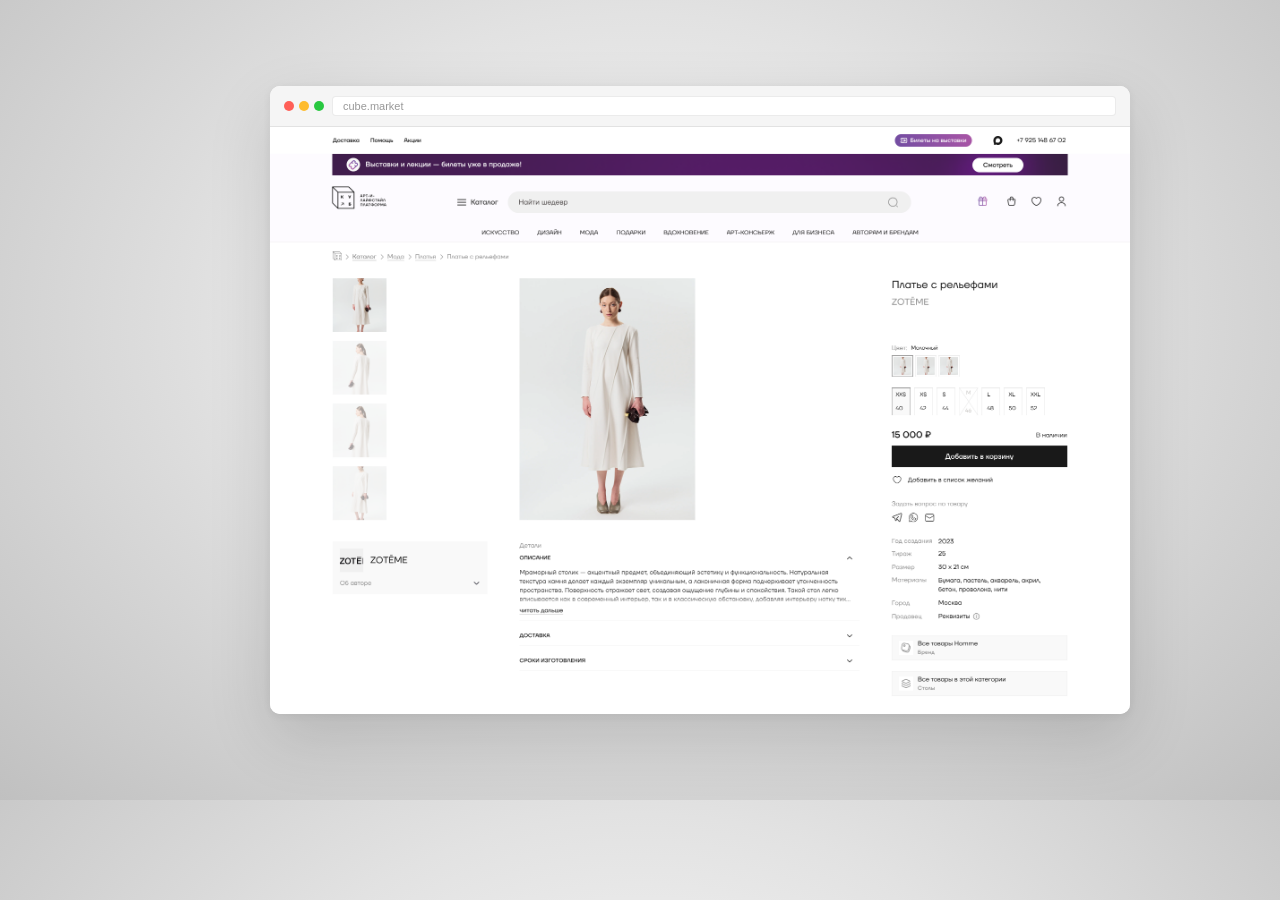
<file: cover-cube.html>
<!DOCTYPE html>
<html lang="ru">
<head>
  <meta charset="UTF-8" />
  <meta name="viewport" content="width=device-width, initial-scale=1.0" />
  <title>Cover — Cube.market</title>
  <style>
    * { margin: 0; padding: 0; box-sizing: border-box; }
    body {
      width: 1400px;
      height: 800px;
      background: radial-gradient(ellipse at 50% 40%, #f8f8f8 0%, #e2e2e2 45%, #c0c0c0 100%);
      display: flex;
      justify-content: center;
      align-items: center;
      font-family: -apple-system, BlinkMacSystemFont, sans-serif;
    }
    .browser {
      width: 860px;
      background: white;
      border-radius: 10px;
      overflow: hidden;
      box-shadow: 0 2px 8px rgba(0,0,0,0.06), 0 24px 64px rgba(0,0,0,0.14);
    }
    .browser__bar {
      background: #F5F5F5;
      padding: 10px 14px;
      display: flex;
      align-items: center;
      gap: 8px;
      border-bottom: 0.5px solid rgba(0,0,0,0.08);
    }
    .browser__dots {
      display: flex;
      gap: 5px;
    }
    .browser__dot {
      width: 10px;
      height: 10px;
      border-radius: 50%;
    }
    .browser__url {
      flex: 1;
      background: white;
      border-radius: 4px;
      padding: 3px 10px;
      font-size: 11px;
      color: #999;
      border: 0.5px solid rgba(0,0,0,0.08);
    }
    .browser__screen img {
      width: 100%;
      display: block;
    }
  </style>
</head>
<body>
  <div class="browser">
    <div class="browser__bar">
      <div class="browser__dots">
        <div class="browser__dot" style="background: #FF5F57;"></div>
        <div class="browser__dot" style="background: #FEBC2E;"></div>
        <div class="browser__dot" style="background: #28C840;"></div>
      </div>
      <div class="browser__url">cube.market</div>
    </div>
    <div class="browser__screen">
      <img src="Current_card.png" alt="Cube.market — новая карточка товара" />
    </div>
  </div>
</body>
</html>
</file>
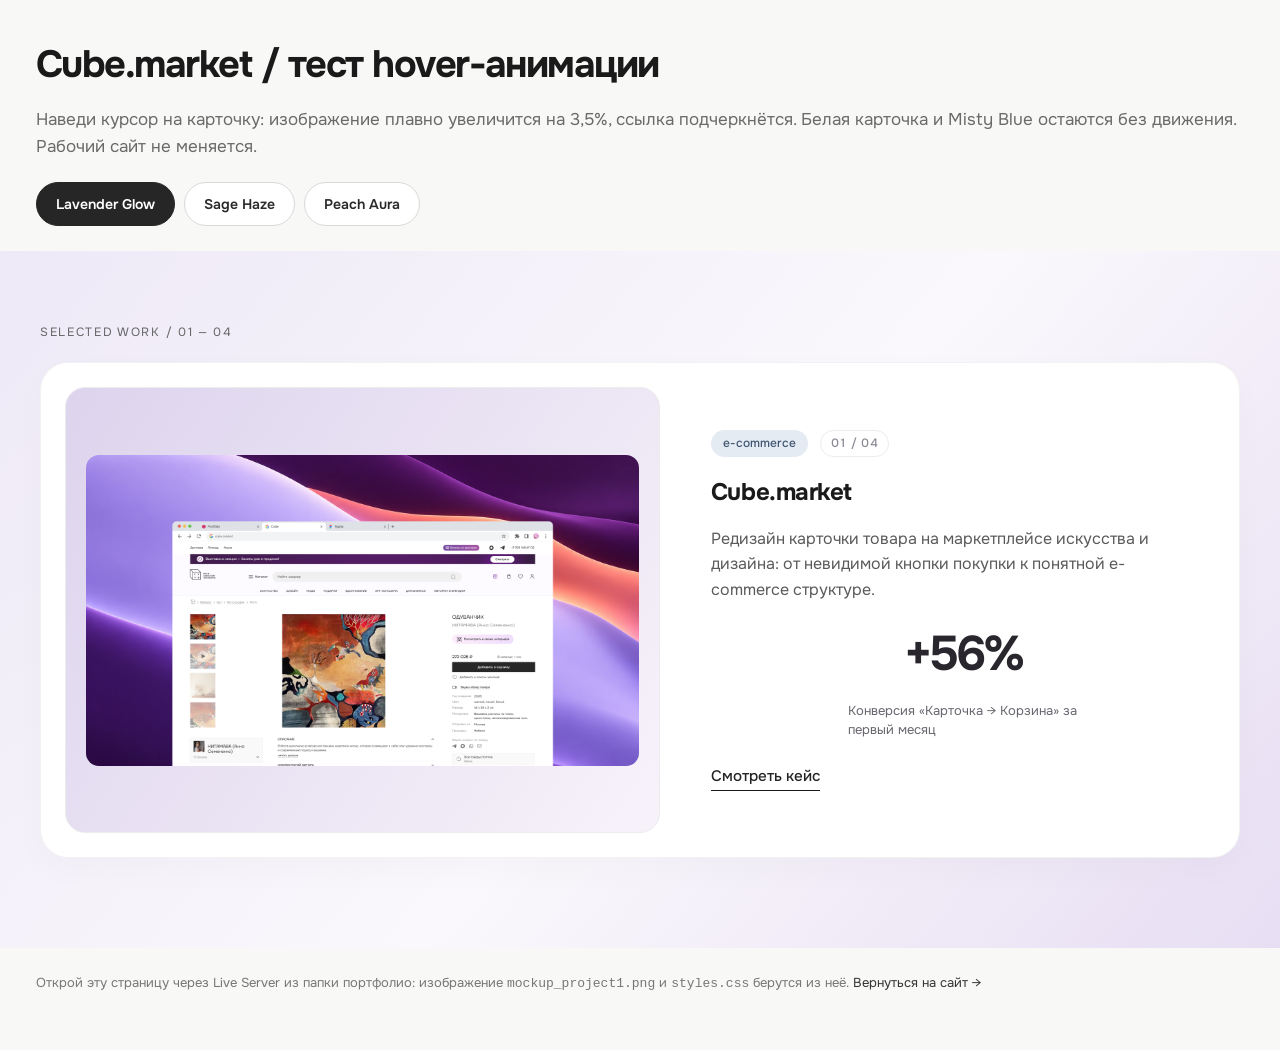
<file: project-card-hover-zoom-preview.html>
<!doctype html><html lang="ru"><head><meta charset="utf-8"><meta name="viewport" content="width=device-width,initial-scale=1"><title>Cube.market — hover zoom preview</title><link rel="preconnect" href="https://fonts.googleapis.com"><link href="https://fonts.googleapis.com/css2?family=Onest:wght@400;500;600;700;800&display=swap" rel="stylesheet"><link rel="stylesheet" href="styles.css"><style>
:root{--demo-section:linear-gradient(130deg,#eee9f7 0%,#faf8fc 54%,#e7def3 100%);--demo-card:#FFFFFF;--demo-media-start:#ddd4ed;--demo-media-end:#f7f2fa;--demo-accent:#67558d;--demo-stat:#e9e2f3}
*{box-sizing:border-box}body{margin:0;font-family:Onest,Arial,sans-serif;background:#f8f8f6}.preview-header{max-width:1260px;margin:auto;padding:35px 26px 25px}.preview-header h1{font-size:clamp(25px,3vw,38px);letter-spacing:-.04em;margin:0 0 10px}.preview-header p{color:#6a6a6a;line-height:1.6;margin:0 0 22px}.options{display:flex;gap:9px;flex-wrap:wrap}.options button{font:600 14px Onest,Arial,sans-serif;border:1px solid #d9d9d9;background:#fff;color:#292929;border-radius:50px;padding:12px 19px;cursor:pointer}.options button[aria-pressed="true"]{background:#262626;color:#fff;border-color:#262626}.preview-stage{background:var(--demo-section);padding:72px max(24px,calc((100vw - 1200px)/2)) 90px;transition:background .35s}.stage-label{font-size:12px;text-transform:uppercase;letter-spacing:.14em;color:#666;margin-bottom:20px}.demo-card{background:var(--demo-card);border:1px solid rgba(40,40,40,.06);border-radius:28px;padding:24px;box-shadow:0 12px 35px rgba(30,30,30,.025);transition:background .35s}.demo-card .project-row{display:grid;grid-template-columns:minmax(0,1.18fr) minmax(0,1fr);gap:clamp(24px,4vw,58px);align-items:center;border:0;margin:0;padding:0}.demo-card .project-row__img{display:flex;align-items:center;justify-content:center;min-width:0;overflow:hidden;border-radius:20px;background:linear-gradient(125deg,var(--demo-media-start),var(--demo-media-end));padding:20px;transition:background .35s}.demo-card .project-row__img img{display:block;width:100%;height:auto;object-fit:contain;border-radius:13px}.demo-card .project-row__content{min-width:0}.demo-card .project-row__title{font-family:Onest,Arial,sans-serif}/* Editorial project result: no pill, border or filled surface */
.demo-card .project-row__stat{display:flex;align-items:center;gap:22px;padding:0;margin:25px 0 22px;background:none!important;border:0!important;border-radius:0!important;box-shadow:none!important}
.demo-card .project-row__stat-value{display:block;background:none!important;color:#29272d;font-size:clamp(35px,3.8vw,52px);font-weight:650;line-height:1;letter-spacing:-.06em;white-space:nowrap;padding:0!important;border:0!important;border-radius:0!important;box-shadow:none!important}
.demo-card .project-row__stat-caption{display:block;max-width:230px;font-size:13px;line-height:1.5;color:#69656e}
.demo-card .project-row__link{color:#242424!important;text-decoration:none;display:flex;justify-content:space-between;align-items:center;border-top:1px solid #eae8ed;padding-top:18px;margin-top:0}
.demo-card .project-row__link:hover,.demo-card .project-row__link:focus-visible{color:#755A82!important}
.demo-card .project-row__link .case-arrow{display:inline-block;transition:transform .22s ease}
.demo-card .project-row__link:hover .case-arrow,.demo-card .project-row__link:focus-visible .case-arrow{transform:translate(3px,-3px)}
@media(prefers-reduced-motion:reduce){.demo-card .project-row__link .case-arrow{transition:none}}
@media(max-width:420px){.demo-card .project-row__stat{gap:14px}.demo-card .project-row__stat-value{font-size:37px}}
.demo-card .project-row__index{color:var(--demo-accent)}.demo-card [data-i18n="en"]{display:none!important}.preview-footer{max-width:1260px;margin:auto;padding:24px 26px 55px;color:#777;font-size:13px;line-height:1.7}.preview-footer a{color:#333}@media(max-width:800px){.preview-stage{padding:32px 15px 45px}.demo-card{padding:14px;border-radius:22px}.demo-card .project-row{grid-template-columns:1fr;gap:24px}.demo-card .project-row__img{padding:12px}.demo-card .project-row__content{padding:0 8px 12px}.preview-header{padding:24px 18px}}

/* Misty Blue: quiet editorial category, not a button */
.demo-card .project-row__index{display:flex;align-items:center;gap:12px;color:#8a8b94!important;font-size:12px!important;text-transform:none!important;letter-spacing:normal!important}
.demo-card .project-row__index [data-i18n]{display:inline-flex;align-items:center;background:#E5EBF2;color:#425773;padding:6px 12px;border-radius:999px;font-family:Onest,Arial,sans-serif;font-size:12px;font-weight:500;line-height:1.3;letter-spacing:0;text-transform:none}
.demo-card .project-row__index .project-row__num{color:#898994;letter-spacing:.04em}
.demo-card .project-row__link{justify-content:flex-start!important;display:inline-block!important;border-top:0!important;padding-top:0!important;text-decoration:none!important;font-weight:500;transition:color .2s ease}
.demo-card .project-row__link:hover,.demo-card .project-row__link:focus-visible{text-decoration:underline!important;text-underline-offset:4px}
.demo-card{transition:transform .35s ease,box-shadow .35s ease}
.demo-card:hover{transform:none;box-shadow:0 12px 35px rgba(30,30,30,.025)}
@media(prefers-reduced-motion:reduce){.demo-card{transition:none}.demo-card:hover{transform:none}}
/* Hover preview: only the project image gently zooms */
.demo-card .project-row__img img{transition:transform 650ms cubic-bezier(.22,1,.36,1);transform:scale(1);will-change:transform}
.demo-card:hover .project-row__img img,.demo-card:focus-within .project-row__img img{transform:scale(1.035)}
.demo-card .project-row__link{text-decoration:none!important}
.demo-card:hover .project-row__link{text-decoration:underline!important;text-underline-offset:5px}
@media(prefers-reduced-motion:reduce){.demo-card .project-row__img img{transition:none!important}.demo-card:hover .project-row__img img,.demo-card:focus-within .project-row__img img{transform:none}}
</style></head><body><header class="preview-header"><h1>Cube.market / тест hover-анимации</h1><p>Наведи курсор на карточку: изображение плавно увеличится на 3,5%, ссылка подчеркнётся. Белая карточка и Misty Blue остаются без движения. Рабочий сайт не меняется.</p><div class="options"><button data-theme="lavender" aria-pressed="true">Lavender Glow</button><button data-theme="sage" aria-pressed="false">Sage Haze</button><button data-theme="peach" aria-pressed="false">Peach Aura</button></div></header><main class="preview-stage"><div class="stage-label">Selected work / 01 — 04</div><div class="demo-card"><article class="project-row">
            <a href="project-1.html" class="project-row__img">
              <img src="mockup_project1.png" alt="Cube.market — редизайн карточки товара" loading="lazy" />
            </a>
            <div class="project-row__content">
              <div class="project-row__index">
                <span data-i18n="ru">e-commerce</span>
                <span data-i18n="en">e-commerce</span>
                <span class="project-row__num">01 / 04</span>
              </div>
              <h3 class="project-row__title" data-i18n="ru">Cube.market</h3>
              <h3 class="project-row__title" data-i18n="en">Cube.market</h3>
              <p class="project-row__desc" data-i18n="ru">
                Редизайн карточки товара на маркетплейсе искусства и дизайна:
                от невидимой кнопки покупки к понятной e-commerce структуре.
              </p>
              <p class="project-row__desc" data-i18n="en">
                Product page redesign for an art and design marketplace: from
                a buried purchase button to a clear e-commerce structure.
              </p>

              <div class="project-row__stat" aria-label="Результат проекта">
                <span class="project-row__stat-value">+56%</span>
                <span class="project-row__stat-caption" data-i18n="ru">Конверсия «Карточка → Корзина» за первый месяц</span>
                <span class="project-row__stat-caption" data-i18n="en">"Product → Cart" conversion, first month</span>
              </div>

              <a href="project-1.html" class="project-row__link" data-i18n="ru">Смотреть кейс</a>
              <a href="project-1.html" class="project-row__link" data-i18n="en">View case</a>
            </div>
          </article></div></main><footer class="preview-footer">Открой эту страницу через Live Server из папки портфолио: изображение <code>mockup_project1.png</code> и <code>styles.css</code> берутся из неё. <a href="index.html">Вернуться на сайт →</a></footer><script>
const themes={lavender:['linear-gradient(130deg,#EEE9F7 0%,#FAF8FC 54%,#E7DEF3 100%)','#FFFFFF','#D9D0EB','#F5F0F9','#67558D','#E9E2F3'],sage:['linear-gradient(130deg,#E7EEE5 0%,#F9FAF7 54%,#DDE8D8 100%)','#FFFFFF','#D3DEC9','#F2F5EE','#607B53','#E1EBDD'],peach:['linear-gradient(130deg,#F8E8E1 0%,#FFF9F5 54%,#F4DDD7 100%)','#FFFFFF','#F0D3C7','#FFF2E7','#A76555','#F7E3D8']};const vars=['--demo-section','--demo-card','--demo-media-start','--demo-media-end','--demo-accent','--demo-stat'];document.querySelectorAll('[data-theme]').forEach(b=>b.addEventListener('click',()=>{vars.forEach((v,i)=>document.documentElement.style.setProperty(v,themes[b.dataset.theme][i]));document.querySelectorAll('[data-theme]').forEach(x=>x.setAttribute('aria-pressed',String(x===b)))}));
</script></body></html>
</file>
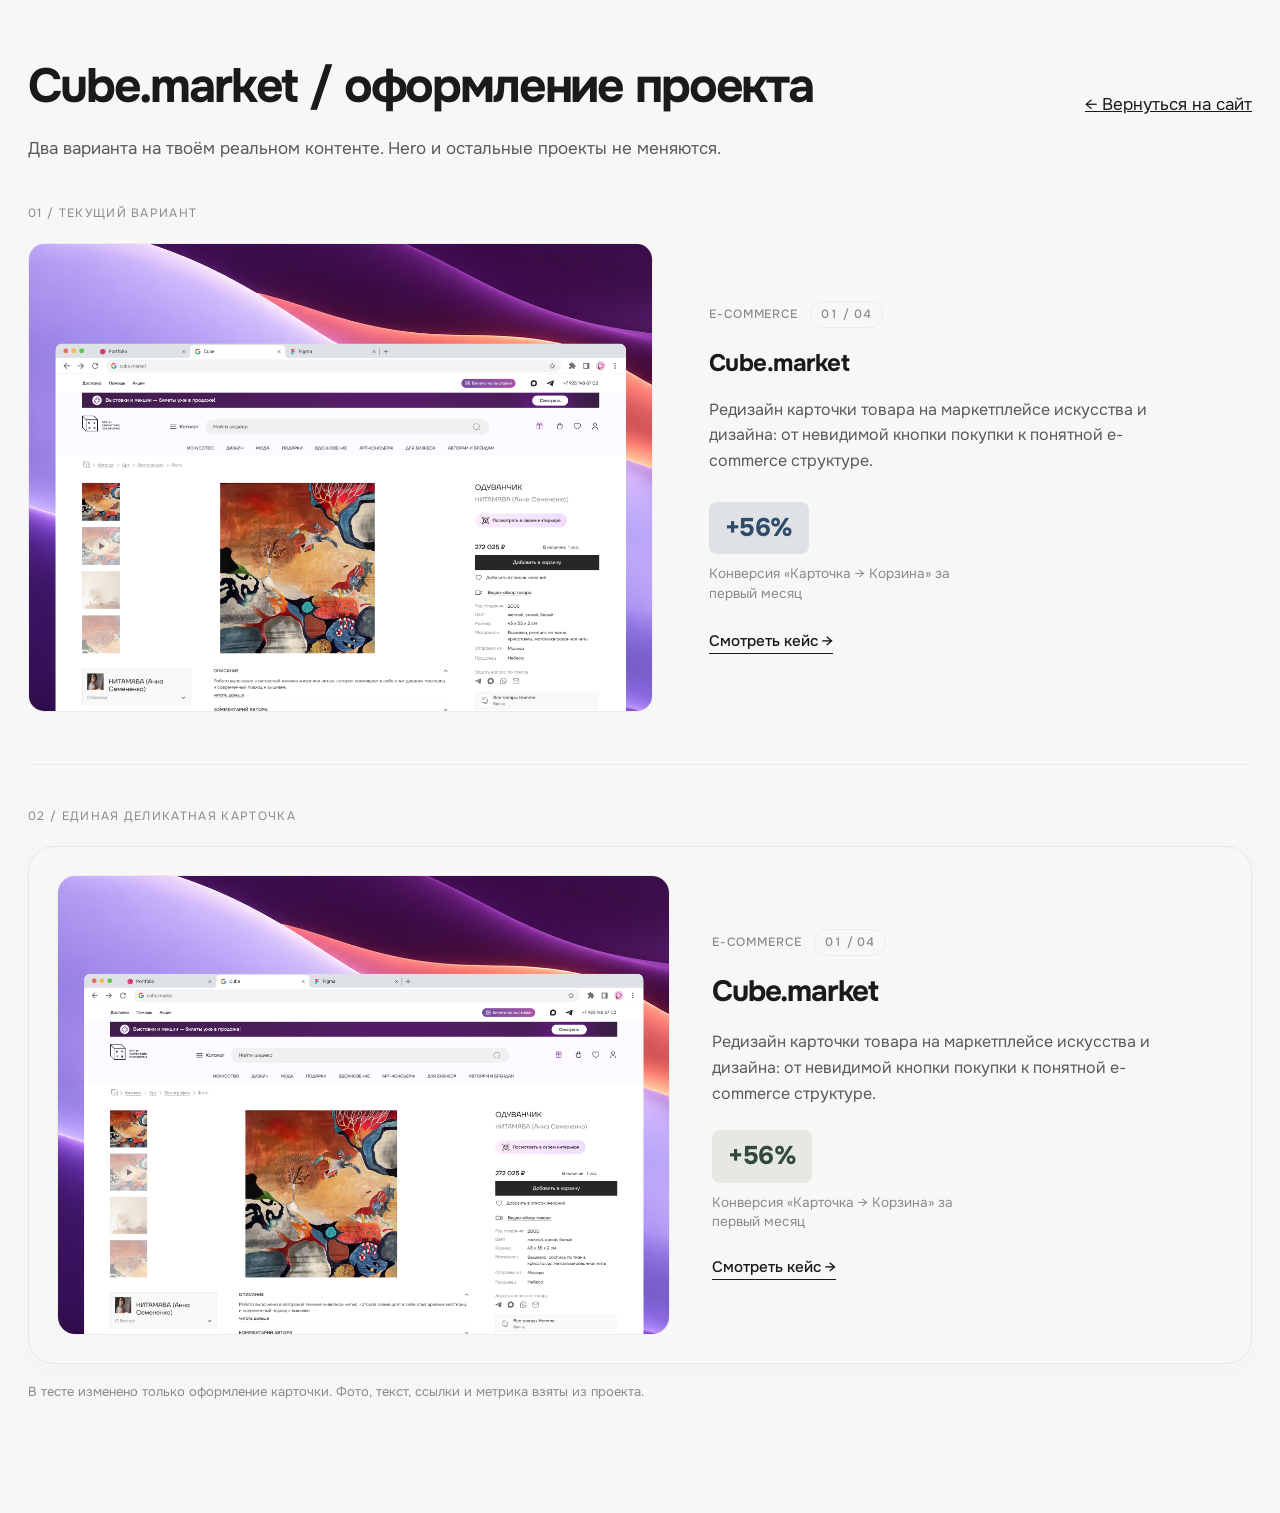
<file: project-card-preview.html>
<!doctype html><html lang="ru"><head><meta charset="utf-8"><meta name="viewport" content="width=device-width,initial-scale=1"><title>Cube.market — сравнение карточек</title><link rel="preconnect" href="https://fonts.googleapis.com"><link href="https://fonts.googleapis.com/css2?family=Onest:wght@400;500;600;700;800&display=swap" rel="stylesheet"><link rel="stylesheet" href="styles.css"><style>
body{background:var(--bg-soft);font-family:Onest,sans-serif}.preview{max-width:1320px;margin:0 auto;padding:48px 28px 110px}.preview-head{display:flex;align-items:center;justify-content:space-between;gap:24px;margin-bottom:40px;flex-wrap:wrap}.preview h1{font-size:clamp(28px,4vw,48px);letter-spacing:-.045em}.preview-sub{color:var(--text-soft);margin-top:10px;line-height:1.6}.preview-label{font-size:12px;letter-spacing:.11em;text-transform:uppercase;color:var(--text-mute);margin:42px 0 20px}.preview .project-row{border:0;padding:0}.preview .project-row__img{min-width:0}.preview .project-row__content{min-width:0}.preview .project-row__img img{display:block}.preview-card{padding:28px;border:1px solid #e7e8e4;border-radius:26px;background:#f7f7f5;box-shadow:0 10px 32px rgba(18,23,20,.025);transition:box-shadow .3s,transform .3s}.preview-card:hover{box-shadow:0 18px 42px rgba(18,23,20,.055);transform:translateY(-2px)}.preview-card .project-row{grid-template-columns:1.2fr 1fr;gap:42px}.preview-card .project-row__img{border-radius:18px}.preview-card .project-row__title{font-size:clamp(25px,2.3vw,34px);letter-spacing:-.04em}.preview-card .project-row__stat-value{background:#e6e9e1;color:#34483c}.preview-card .project-row__desc{margin-bottom:24px}.preview-card .project-row__index{margin-bottom:12px}.preview-card .project-row__stat{margin-bottom:22px}.preview-note{font-size:13px;color:var(--text-mute);margin-top:18px}.preview-divider{border:0;border-top:1px solid var(--line);margin:52px 0 0}@media(max-width:860px){.preview{padding:30px 18px 80px}.preview-card{padding:14px;border-radius:20px}.preview-card .project-row{grid-template-columns:1fr;gap:24px}.preview-card .project-row__content{padding:8px 8px 12px}.preview-card .project-row__title{font-size:27px}}
</style></head><body><main class="preview"><header class="preview-head"><div><h1>Cube.market / оформление проекта</h1><p class="preview-sub">Два варианта на твоём реальном контенте. Hero и остальные проекты не меняются.</p></div><a href="index.html" style="text-decoration:underline">← Вернуться на сайт</a></header><p class="preview-label">01 / Текущий вариант</p><article class="project-row">
            <a href="project-1.html" class="project-row__img">
              <img src="mockup_project1.png" alt="Cube.market — редизайн карточки товара" loading="lazy" />
            </a>
            <div class="project-row__content">
              <div class="project-row__index">
                <span data-i18n="ru">E-commerce</span>
                <span data-i18n="en">E-commerce</span>
                <span class="project-row__num">01 / 04</span>
              </div>
              <h3 class="project-row__title" data-i18n="ru">Cube.market</h3>
              <h3 class="project-row__title" data-i18n="en">Cube.market</h3>
              <p class="project-row__desc" data-i18n="ru">
                Редизайн карточки товара на маркетплейсе искусства и дизайна:
                от невидимой кнопки покупки к понятной e-commerce структуре.
              </p>
              <p class="project-row__desc" data-i18n="en">
                Product page redesign for an art and design marketplace: from
                a buried purchase button to a clear e-commerce structure.
              </p>

              <div class="project-row__stat">
                <span class="project-row__stat-value">+56%</span>
                <span class="project-row__stat-caption" data-i18n="ru">Конверсия «Карточка → Корзина» за первый месяц</span>
                <span class="project-row__stat-caption" data-i18n="en">"Product → Cart" conversion, first month</span>
              </div>

              <a href="project-1.html" class="project-row__link" data-i18n="ru">Смотреть кейс →</a>
              <a href="project-1.html" class="project-row__link" data-i18n="en">View case →</a>
            </div>
          </article><hr class="preview-divider"><p class="preview-label">02 / Единая деликатная карточка</p><div class="preview-card"><article class="project-row">
            <a href="project-1.html" class="project-row__img">
              <img src="mockup_project1.png" alt="Cube.market — редизайн карточки товара" loading="lazy" />
            </a>
            <div class="project-row__content">
              <div class="project-row__index">
                <span data-i18n="ru">E-commerce</span>
                <span data-i18n="en">E-commerce</span>
                <span class="project-row__num">01 / 04</span>
              </div>
              <h3 class="project-row__title" data-i18n="ru">Cube.market</h3>
              <h3 class="project-row__title" data-i18n="en">Cube.market</h3>
              <p class="project-row__desc" data-i18n="ru">
                Редизайн карточки товара на маркетплейсе искусства и дизайна:
                от невидимой кнопки покупки к понятной e-commerce структуре.
              </p>
              <p class="project-row__desc" data-i18n="en">
                Product page redesign for an art and design marketplace: from
                a buried purchase button to a clear e-commerce structure.
              </p>

              <div class="project-row__stat">
                <span class="project-row__stat-value">+56%</span>
                <span class="project-row__stat-caption" data-i18n="ru">Конверсия «Карточка → Корзина» за первый месяц</span>
                <span class="project-row__stat-caption" data-i18n="en">"Product → Cart" conversion, first month</span>
              </div>

              <a href="project-1.html" class="project-row__link" data-i18n="ru">Смотреть кейс →</a>
              <a href="project-1.html" class="project-row__link" data-i18n="en">View case →</a>
            </div>
          </article></div><p class="preview-note">В тесте изменено только оформление карточки. Фото, текст, ссылки и метрика взяты из проекта.</p></main></body></html>
</file>
<file: styles.css>
/* ============================================
   ПОРТФОЛИО UX/UI ДИЗАЙНЕРА — минимализм
   Светлая тема · воздух · чистая типографика
   ============================================ */

/* ---------- Переменные дизайна ---------- */
:root {
  /* Цвета */
  --bg: #ffffff;
  --bg-soft: #f7f7f5;
  --surface: #ffffff;
  --text: #1a1a1a;
  --text-soft: #5a5a5a;
  --text-mute: #8a8a8a;
  --line: #ececec;
  --accent: #1a1a1a;
  --accent-soft: #e8e8e8;
  --fact-accent: #2E4B6B;
  --shadow: 0 1px 2px rgba(0, 0, 0, 0.04), 0 8px 24px rgba(0, 0, 0, 0.06);
  --shadow-hover: 0 2px 4px rgba(0, 0, 0, 0.06), 0 16px 40px rgba(0, 0, 0, 0.10);

  /* Геометрия */
  --radius: 16px;
  --radius-sm: 10px;
  --maxw: 1140px;

  /* Переходы */
  --ease: cubic-bezier(0.22, 1, 0.36, 1);
  --t: 0.35s var(--ease);
}

/* ---------- Сброс ---------- */
*,
*::before,
*::after {
  box-sizing: border-box;
  margin: 0;
  padding: 0;
}

html {
  scroll-behavior: smooth;
  -webkit-text-size-adjust: 100%;
}

body {
  font-family: 'Inter', -apple-system, BlinkMacSystemFont, 'Segoe UI', sans-serif;
  background: var(--bg);
  color: var(--text);
  line-height: 1.6;
  font-size: 17px;
  -webkit-font-smoothing: antialiased;
  -moz-osx-font-smoothing: grayscale;
}

img {
  max-width: 100%;
  display: block;
}

a {
  color: inherit;
  text-decoration: none;
}

ul {
  list-style: none;
}

.container {
  width: 100%;
  max-width: var(--maxw);
  margin: 0 auto;
  padding: 0 24px;
}

/* ============================================
   НАВИГАЦИЯ
   ============================================ */
.nav {
  position: fixed;
  top: 0;
  left: 0;
  right: 0;
  z-index: 100;
  display: flex;
  align-items: center;
  justify-content: space-between;
  padding: 20px 24px;
  background: rgba(255, 255, 255, 0.8);
  backdrop-filter: saturate(180%) blur(12px);
  -webkit-backdrop-filter: saturate(180%) blur(12px);
  border-bottom: 1px solid transparent;
  transition: border-color var(--t), padding var(--t);
  max-width: 100vw;
}

.nav.scrolled {
  border-bottom-color: var(--line);
  padding: 14px 24px;
}

.nav__logo {
  font-weight: 600;
  font-size: 16px;
  letter-spacing: -0.01em;
}

.nav__links {
  display: flex;
  align-items: center;
  gap: 32px;
}

.nav__links a {
  font-size: 15px;
  color: var(--text-soft);
  transition: color var(--t);
}

.nav__links a:hover {
  color: var(--text);
}

.nav__cta {
  padding: 9px 18px;
  border-radius: 100px;
  background: var(--accent);
  color: #fff !important;
  font-weight: 500;
}

.nav__burger {
  display: none;
  flex-direction: column;
  gap: 5px;
  background: none;
  border: none;
  cursor: pointer;
  padding: 6px;
}

.nav__burger span {
  width: 22px;
  height: 2px;
  background: var(--text);
  border-radius: 2px;
  transition: var(--t);
}

/* ============================================
   HERO (см. также блок "new HERO" ниже, который переопределяет .hero)
   ============================================ */

/* ---------- Кнопки ---------- */
.btn {
  display: inline-flex;
  align-items: center;
  justify-content: center;
  padding: 14px 28px;
  border-radius: 100px;
  font-size: 15px;
  font-weight: 500;
  transition: transform var(--t), background var(--t), color var(--t), box-shadow var(--t);
  cursor: pointer;
  border: 1px solid transparent;
}

.btn--primary {
  background: var(--accent);
  color: #fff;
}

.btn--primary:hover {
  transform: translateY(-2px);
  box-shadow: var(--shadow-hover);
}

.btn--ghost {
  background: transparent;
  color: var(--text);
  border-color: var(--line);
}

.btn--ghost:hover {
  border-color: var(--text);
  transform: translateY(-2px);
}

/* ============================================
   ШАПКИ СЕКЦИЙ
   ============================================ */
section {
  padding: 100px 0;
}

.section-head {
  text-align: center;
  margin-bottom: 64px;
}

.section-head--left {
  text-align: left;
  margin-bottom: 32px;
}

.section-head__label {
  display: block;
  font-size: 13px;
  font-weight: 500;
  letter-spacing: 0.1em;
  text-transform: uppercase;
  color: var(--text-mute);
  margin-bottom: 12px;
}

.section-head__title {
  font-size: clamp(1.8rem, 4vw, 2.8rem);
  font-weight: 700;
  letter-spacing: -0.02em;
}

/* ============================================
   ПРОЕКТЫ
   ============================================ */
.projects {
  background: var(--bg-soft);
}

.projects-list {
  display: flex;
  flex-direction: column;
  gap: 64px;
}

.project-row {
  display: grid;
  grid-template-columns: 1.15fr 1fr;
  gap: 56px;
  align-items: center;
  padding-bottom: 64px;
  border-bottom: 1px solid var(--line);
}

.project-row:last-child {
  padding-bottom: 0;
  border-bottom: none;
}

.project-row__img {
  display: block;
  aspect-ratio: 4 / 3;
  border-radius: var(--radius);
  overflow: hidden;
  background: var(--accent-soft);
  border: 1px solid var(--line);
}

.project-row__img img {
  width: 100%;
  height: 100%;
  object-fit: cover;
  transition: transform 0.6s var(--ease);
}

.project-row:hover .project-row__img img {
  transform: scale(1.04);
}

.project-row__index {
  display: flex;
  align-items: center;
  gap: 12px;
  font-size: 12px;
  font-weight: 500;
  letter-spacing: 0.08em;
  text-transform: uppercase;
  color: var(--text-mute);
  margin-bottom: 16px;
}

.project-row__num {
  padding: 3px 10px;
  border: 1px solid var(--line);
  border-radius: 100px;
  font-variant-numeric: tabular-nums;
}

.project-row__title {
  font-size: 24px;
  font-weight: 700;
  letter-spacing: -0.02em;
  margin-bottom: 14px;
}

.project-row__desc {
  color: var(--text-soft);
  font-size: 1rem;
  line-height: 1.6;
  max-width: 460px;
  margin-bottom: 28px;
}

.project-row__stat {
  display: flex;
  flex-direction: column;
  align-items: flex-start;
  gap: 10px;
  margin-bottom: 24px;
}

.project-row__stat-value {
  display: inline-block;
  font-size: 1.6rem;
  font-weight: 700;
  letter-spacing: -0.02em;
  color: var(--fact-accent);
  background: rgba(46, 75, 107, 0.12);
  padding: 6px 16px;
  border-radius: 8px;
}

.project-row__stat-caption {
  font-size: 0.85rem;
  color: var(--text-mute);
  max-width: 260px;
  line-height: 1.4;
}

.project-row__link {
  display: inline-block;
  font-size: 0.95rem;
  font-weight: 500;
  color: var(--text);
  border-bottom: 1px solid var(--text);
  padding-bottom: 2px;
  transition: opacity var(--t);
}

.project-row__link:hover {
  opacity: 0.6;
}

@media (max-width: 860px) {
  .project-row {
    grid-template-columns: 1fr;
    gap: 24px;
  }
  .project-row__desc {
    max-width: none;
  }
}

/* ============================================
   ОБО МНЕ
   ============================================ */
.about__inner {
  display: grid;
  grid-template-columns: 1.6fr 1fr;
  gap: 80px;
  align-items: start;
}

.about__text p {
  color: var(--text-soft);
  margin-bottom: 20px;
  max-width: 560px;
}

.about__subhead {
  font-size: 1rem;
  font-weight: 600;
  margin: 32px 0 16px;
}

.tags {
  display: flex;
  flex-wrap: wrap;
  gap: 10px;
}

.tags li {
  padding: 8px 16px;
  border: 1px solid var(--line);
  border-radius: 100px;
  font-size: 14px;
  color: var(--text-soft);
  transition: var(--t);
}

.tags li:hover {
  border-color: var(--text);
  color: var(--text);
}

/* ---------- Факты ---------- */
.about__facts {
  display: flex;
  flex-direction: column;
  gap: 12px;
  position: sticky;
  top: 100px;
}

.fact {
  padding: 32px 28px;
  background: #fff;
  border: 1px solid var(--line);
  border-radius: var(--radius);
  display: flex;
  flex-direction: column;
  align-items: flex-start;
  box-shadow: 0 1px 2px rgba(0, 0, 0, 0.03), 0 12px 28px rgba(0, 0, 0, 0.04);
  transition: transform var(--t), box-shadow var(--t), border-color var(--t);
}

.fact:hover {
  transform: translateY(-3px);
  box-shadow: 0 2px 4px rgba(0, 0, 0, 0.05), 0 20px 44px rgba(46, 75, 107, 0.12);
  border-color: rgba(46, 75, 107, 0.35);
}

.fact__icon {
  color: var(--text-mute);
  margin-bottom: 16px;
  transition: transform var(--t);
}

.fact:hover .fact__icon {
  transform: scale(1.06);
}

.fact__num {
  font-size: 2.6rem;
  font-weight: 700;
  letter-spacing: -0.03em;
  line-height: 1;
}

.fact__label {
  margin-top: 8px;
  color: var(--text-soft);
  font-size: 0.9rem;
  line-height: 1.4;
}

/* ============================================
   КОНТАКТЫ
   ============================================ */
.contact {
  background: var(--accent);
  color: #fff;
}

.contact__inner {
  text-align: center;
  max-width: 720px;
}

.contact__title {
  font-size: clamp(2rem, 5vw, 3.4rem);
  font-weight: 700;
  letter-spacing: -0.02em;
  line-height: 1.1;
  margin-bottom: 24px;
  hyphens: none;
  word-break: keep-all;
}

.contact__subtitle {
  color: rgba(255, 255, 255, 0.7);
  font-size: 1.1rem;
  margin-bottom: 40px;
}

.contact__actions {
  margin-bottom: 36px;
}

.contact__actions .btn--primary {
  background: #fff;
  color: var(--text);
}

.contact__actions .btn--primary:hover {
  background: #f0f0f0;
}

.socials {
  display: flex;
  justify-content: center;
  flex-wrap: wrap;
  gap: 12px 28px;
}

.socials a {
  color: rgba(255, 255, 255, 0.8);
  font-size: 15px;
  transition: color var(--t);
  position: relative;
}

.socials a:hover {
  color: #fff;
}

.socials li:not(:last-child) a::after {
  content: "";
  display: inline-block;
  width: 4px;
  height: 4px;
  background: rgba(255, 255, 255, 0.3);
  border-radius: 50%;
  margin-left: 28px;
  vertical-align: middle;
}

/* ============================================
   FOOTER
   ============================================ */
.footer {
  padding: 32px 0;
  border-top: 1px solid var(--line);
}

.footer__inner {
  display: flex;
  justify-content: space-between;
  align-items: center;
  flex-wrap: wrap;
  gap: 12px;
  font-size: 14px;
  color: var(--text-mute);
}

/* ============================================
   АНИМАЦИИ ПОЯВЛЕНИЯ
   ============================================ */
.reveal {
  opacity: 0;
  transform: translateY(24px);
  transition: opacity 0.7s var(--ease), transform 0.7s var(--ease);
}

.reveal.visible {
  opacity: 1;
  transform: none;
}

/* ============================================
   СТРАНИЦА ПРОЕКТА (КЕЙС)
   ============================================ */

/* ---------- Hero проекта ---------- */
.p-hero {
  padding: 140px 0 48px;
}

.p-hero__inner {
  max-width: 880px;
}

.p-back {
  display: inline-flex;
  align-items: center;
  gap: 8px;
  font-size: 14px;
  color: var(--text-mute);
  margin-bottom: 40px;
  transition: color var(--t), gap var(--t);
}

.p-back:hover {
  color: var(--text);
  gap: 12px;
}

.p-hero__category {
  display: block;
  font-size: 12px;
  font-weight: 500;
  letter-spacing: 0.1em;
  text-transform: uppercase;
  color: var(--text-mute);
  margin-bottom: 20px;
}

.p-hero__title {
  font-size: clamp(2rem, 5vw, 3.4rem);
  font-weight: 700;
  letter-spacing: -0.02em;
  line-height: 1.1;
  margin-bottom: 28px;
}

.p-hero__lead {
  font-size: clamp(1rem, 1.8vw, 1.2rem);
  color: var(--text-soft);
  max-width: 660px;
  margin-bottom: 48px;
  line-height: 1.7;
}

/* ---------- Мета-сетка (роль / год ...) ---------- */
.p-meta {
  display: grid;
  grid-template-columns: repeat(5, 1fr);
  gap: 32px;
  padding-top: 40px;
  margin-top: 8px;
  border-top: 1px solid var(--line);
}

.p-meta__item {
  display: flex;
  flex-direction: column;
  gap: 10px;
}

.p-meta__item span[data-i18n]:first-of-type,
.p-meta__item span:not([data-i18n]):first-child {
  font-size: 11px;
  font-weight: 500;
  letter-spacing: 0.1em;
  text-transform: uppercase;
  color: var(--text-mute);
  line-height: 1;
}

.p-meta__item span[data-i18n]:last-of-type,
.p-meta__item span:not([data-i18n]):last-child {
  font-size: 16px;
  font-weight: 500;
  color: var(--text);
  line-height: 1.3;
}

/* ---------- Широкая обложка ---------- */
.p-cover {
  width: 100%;
  max-width: var(--maxw);
  margin: 0 auto 8px;
  padding: 0 24px;
}

.p-cover__inner {
  border-radius: var(--radius);
  overflow: hidden;
  aspect-ratio: 16 / 9;
  background: var(--accent-soft);
  border: 1px solid var(--line);
}

.p-cover__inner img {
  width: 100%;
  height: 100%;
  object-fit: cover;
}

/* ---------- Секции контента ---------- */
.p-section {
  padding: 64px 0;
}

.p-section--soft {
  background: var(--bg-soft);
}

.p-section__inner {
  max-width: 760px;
  margin: 0 auto;
}

.p-section__label {
  display: block;
  font-size: 13px;
  font-weight: 500;
  letter-spacing: 0.1em;
  text-transform: uppercase;
  color: var(--text-mute);
  margin-bottom: 12px;
}

.p-section__title {
  font-size: clamp(1.6rem, 3.5vw, 2.4rem);
  font-weight: 700;
  letter-spacing: -0.02em;
  margin-bottom: 24px;
}

.p-section__subtitle {
  font-size: clamp(1.1rem, 2vw, 1.4rem);
  font-weight: 600;
  letter-spacing: -0.01em;
  margin-top: 40px;
  margin-bottom: 16px;
  color: var(--text);
}

.p-section p {
  color: var(--text-soft);
  margin-bottom: 18px;
}

.p-section p:last-child {
  margin-bottom: 0;
}

/* ---------- Список шагов/решений ---------- */
.p-list {
  margin: 8px 0 0;
}

.p-list li {
  position: relative;
  padding-left: 28px;
  color: var(--text-soft);
  margin-bottom: 14px;
}

.p-list li::before {
  content: "";
  position: absolute;
  left: 0;
  top: 11px;
  width: 16px;
  height: 2px;
  background: var(--text);
}

/* ---------- Изображения ---------- */
.p-figure {
  margin: 36px 0;
}

.p-figure img {
  width: 100%;
  border-radius: var(--radius);
  border: 1px solid var(--line);
}

.p-figure figcaption {
  margin-top: 12px;
  font-size: 14px;
  color: var(--text-mute);
  text-align: center;
}

.p-gallery {
  display: grid;
  grid-template-columns: repeat(2, 1fr);
  gap: 20px;
  margin: 36px 0;
}

.p-gallery img {
  width: 100%;
  border-radius: var(--radius-sm);
  border: 1px solid var(--line);
}

.p-gallery__item {
  display: flex;
  flex-direction: column;
  gap: 12px;
}

.p-gallery__item figcaption {
  font-size: 13px;
  font-weight: 500;
  letter-spacing: 0.06em;
  text-transform: uppercase;
  color: var(--text-mute);
  text-align: center;
}

/* ---------- Модификатор: ряд телефонных мокапов разной ориентации ---------- */
.p-gallery--phones {
  align-items: end;
}

.p-gallery--phones .p-gallery__item {
  justify-content: flex-end;
}

.p-gallery--phones img {
  width: auto;
  max-width: 100%;
  height: 340px;
  object-fit: contain;
  margin: 0 auto;
  border: none;
}

@media (max-width: 860px) {
  .p-gallery--phones img {
    height: 240px;
  }
}

/* ---------- Цитата / инсайт ---------- */
.p-quote {
  font-size: clamp(1.2rem, 2.5vw, 1.55rem);
  font-weight: 600;
  letter-spacing: -0.01em;
  line-height: 1.4;
  color: var(--text);
  padding: 6px 0 6px 24px;
  border-left: 3px solid var(--text);
  margin: 32px 0;
}

/* ---------- Результаты (метрики) ---------- */
.p-results {
  display: grid;
  grid-template-columns: repeat(3, 1fr);
  gap: 20px;
  margin: 32px 0 0;
}

.p-result {
  padding: 28px;
  background: var(--surface);
  border: 1px solid var(--line);
  border-radius: var(--radius);
}

.p-result__num {
  font-size: 2.2rem;
  font-weight: 700;
  letter-spacing: -0.03em;
  line-height: 1;
  display: block;
  margin-bottom: 8px;
}

.p-result__label {
  font-size: 0.9rem;
  color: var(--text-soft);
}

/* ---------- Следующий проект ---------- */
.p-next {
  display: flex;
  background: var(--accent);
  color: #fff;
  transition: background var(--t);
}

.p-next:hover {
  background: #000;
}

.p-next:hover .p-next__thumb img {
  transform: scale(1.06);
}

.p-next:hover .p-next__arrow {
  background: #fff;
  color: var(--accent);
  transform: translateX(4px);
}

.p-next__inner {
  display: flex;
  align-items: center;
  justify-content: space-between;
  gap: 24px;
  width: 100%;
  max-width: 760px;
  margin: 0 auto;
  padding: 56px 24px;
}

.p-next__group {
  display: flex;
  align-items: center;
  gap: 24px;
  min-width: 0;
}

.p-next__thumb {
  flex-shrink: 0;
  width: 140px;
  height: 100px;
  border-radius: 12px;
  overflow: hidden;
  background: rgba(255, 255, 255, 0.08);
}

.p-next__thumb img {
  width: 100%;
  height: 100%;
  object-fit: cover;
  display: block;
  transition: transform 0.5s var(--ease);
}

.p-next__body {
  display: flex;
  flex-direction: column;
  gap: 8px;
  min-width: 0;
}

.p-next__label {
  display: block;
  font-size: 12px;
  font-weight: 500;
  letter-spacing: 0.12em;
  text-transform: uppercase;
  color: rgba(255, 255, 255, 0.55);
}

.p-next__title {
  font-size: clamp(1.4rem, 2.6vw, 2rem);
  font-weight: 700;
  letter-spacing: -0.02em;
  line-height: 1.2;
}

.p-next__arrow {
  flex-shrink: 0;
  width: 56px;
  height: 56px;
  border-radius: 50%;
  border: 1.5px solid rgba(255, 255, 255, 0.3);
  display: flex;
  align-items: center;
  justify-content: center;
  font-size: 22px;
  transition: background var(--t), color var(--t), transform var(--t);
}

@media (max-width: 640px) {
  .p-next {
    gap: 16px;
    padding: 40px 20px;
  }
  .p-next__group {
    gap: 16px;
  }
  .p-next__thumb {
    width: 72px;
    height: 52px;
  }
  .p-next__arrow {
    width: 44px;
    height: 44px;
    font-size: 18px;
  }
}

/* ============================================
   ПЕРЕКЛЮЧАТЕЛЬ ЯЗЫКОВ
   ============================================ */
.lang { position: relative; display: inline-flex; align-items: center; }
.lang__trigger {
  display: inline-flex; align-items: center; gap: 6px;
  padding: 8px 4px; border: 0; background: transparent;
  color: var(--text); font: 500 13px/1 inherit;
  font-family: inherit; font-size: 13px; font-weight: 600;
  cursor: pointer; letter-spacing: .02em;
}
.lang__chevron { transition: transform .2s ease; }
.lang__trigger[aria-expanded="true"] .lang__chevron { transform: rotate(180deg); }
.lang__menu {
  position: absolute; top: calc(100% + 10px); right: 0;
  min-width: 138px; padding: 6px; z-index: 100;
  background: #fff; border: 1px solid var(--line);
  border-radius: 10px; box-shadow: 0 10px 30px rgba(0,0,0,.09);
}
.lang__menu[hidden] { display: none; }
.lang__menu button {
  display: block; width: 100%; text-align: left; padding: 9px 10px;
  background: transparent; border: 0; border-radius: 6px;
  color: var(--text); font: inherit; font-size: 13px; cursor: pointer;
}
.lang__menu button:hover, .lang__menu button[aria-checked="true"] { background: var(--bg-soft); }
.nav__links { gap: 28px; }
.nav__cta { margin-left: 4px; }
@media (max-width: 860px) {
  .nav__links .lang { position: relative; margin-top: 16px; align-self: flex-start; }
  .lang__menu { left: 0; right: auto; }
}

/* ============================================
   ЛОГИКА ПЕРЕКЛЮЧЕНИЯ ЯЗЫКОВ
   По умолчанию показан английский, русский скрыт.
   При lang="ru" на <html> — наоборот.
   display: revert сохраняет естественный тип элемента.
   ============================================ */
[data-i18n="ru"] {
  display: none;
}

html[lang="ru"] [data-i18n="ru"] {
  display: revert;
}

html[lang="ru"] [data-i18n="en"] {
  display: none;
}

/* Мета-блок: активные span показываем как block */
html[lang="ru"] .p-meta__item [data-i18n="ru"],
html[lang="en"] .p-meta__item [data-i18n="en"] {
  display: block;
}

/* Скрываем тело до момента, пока JS не установит язык,
   чтобы избежать мигания (FOUC) */
html:not([lang]) body {
  visibility: hidden;
}

/* ============================================
   АДАПТИВ
   ============================================ */
@media (max-width: 860px) {
  body {
    font-size: 16px;
  }

  section {
    padding: 72px 0;
  }

  /* Мобильное меню */
  .nav__links {
    position: fixed;
    top: 0;
    right: 0;
    height: 100vh;
    width: 75%;
    max-width: 320px;
    flex-direction: column;
    justify-content: center;
    background: var(--bg);
    padding: 40px;
    gap: 28px;
    transform: translateX(100%);
    transition: transform var(--t);
    box-shadow: -10px 0 40px rgba(0, 0, 0, 0.1);
  }

  .nav__links.open {
    transform: translateX(0);
  }

  .nav__burger {
    display: flex;
    z-index: 101;
  }

  .nav__burger.open span:nth-child(1) {
    transform: translateY(7px) rotate(45deg);
  }

  .nav__burger.open span:nth-child(2) {
    opacity: 0;
  }

  .nav__burger.open span:nth-child(3) {
    transform: translateY(-7px) rotate(-45deg);
  }

  /* Сетки */
  .projects__grid {
    grid-template-columns: 1fr;
  }

  .about__inner {
    grid-template-columns: 1fr;
    gap: 48px;
  }

  .about__facts {
    flex-direction: row;
    position: static;
    flex-wrap: wrap;
  }

  .fact {
    flex: 1 1 140px;
  }

  /* Кейс */
  .p-meta {
    grid-template-columns: repeat(2, 1fr);
    gap: 20px;
  }

  .p-results {
    grid-template-columns: 1fr;
  }
}

@media (max-width: 480px) {
  .container {
    padding: 0 20px;
  }

  .hero {
    padding-top: 100px;
  }

  .hero__actions .btn {
    width: 100%;
  }

  .project__body {
    padding: 22px;
  }

  .footer__inner {
    flex-direction: column;
    text-align: center;
  }

  .p-meta {
    grid-template-columns: 1fr;
  }

  .p-gallery {
    grid-template-columns: 1fr;
  }
}

/* ---------- Уважение к настройкам движения ---------- */
@media (prefers-reduced-motion: reduce) {

  *,
  *::before,
  *::after {
    animation-duration: 0.01ms !important;
    transition-duration: 0.01ms !important;
    scroll-behavior: auto !important;
  }

  .reveal {
    opacity: 1;
    transform: none;
  }
}

/* ============ new HERO ============ */
.hero {
  position: relative;
  min-height: 100vh;
  display: flex;
  flex-direction: column;
  justify-content: center;
  align-items: center;
  text-align: center;
  padding: 140px 24px 80px;
  overflow: hidden;
}

.hero__particles {
  position: absolute;
  inset: 0;
  width: 100%;
  height: 100%;
  z-index: 0;
  pointer-events: none;
}

.hero__title,
.hero__sub,
.hero__actions {
  position: relative;
  z-index: 1;
}

.hero__title {
  font-size: clamp(2.4rem, 11vw, 10.5rem);
  font-weight: 800;
  line-height: 0.98;
  letter-spacing: -0.04em;
  text-transform: uppercase;
  display: flex;
  justify-content: center;
  flex-wrap: wrap;
  gap: 0 0.3em;
}

.hero__title .word {
  white-space: nowrap;
}

/* ---------- Круглая буква «O» с медиа ---------- */
.o-media {
  display: inline-block;
  width: 0.88em;
  height: 0.88em;
  border-radius: 50%;
  overflow: hidden;
  vertical-align: middle;
  position: relative;
  margin: 0 0.02em;
  transform: translateY(-0.03em);
}

.o-media img,
.o-media video {
  width: 100%;
  height: 100%;
  object-fit: cover;
  display: block;
}

/* Демо-анимация для «O» — удали при вставке своего файла */
.o-media__anim {
  position: absolute;
  inset: 0;
  background: linear-gradient(135deg, #ff6b6b, #feca57, #48dbfb, #1dd1a1);
  background-size: 400% 400%;
  animation: flow 6s ease infinite;
}

@keyframes flow {
  0% {
    background-position: 0% 50%;
  }

  50% {
    background-position: 100% 50%;
  }

  100% {
    background-position: 0% 50%;
  }
}

/* ---------- Вертикальная буква «I» с портретом ---------- */
.i-media {
  display: inline-block;
  width: 0.42em;
  /* узкая, как «I» */
  height: 0.82em;
  /* почти во всю высоту строки */
  border-radius: 0.06em;
  overflow: hidden;
  vertical-align: baseline;
  position: relative;
  margin: 0 0.16em;
  background: var(--bg-soft);
  /* тень убрана — чистое встраивание в текст */
}

.i-media img,
.i-media video {
  width: 100%;
  height: 100%;
  object-fit: cover;
  object-position: center top;
  display: block;
}

/* ---------- Кнопки ---------- */
.hero__actions {
  margin-top: clamp(32px, 5vh, 52px);
  display: flex;
  flex-wrap: wrap;
  gap: 24px;
  justify-content: center;
}

/* ---------- Второстепенный текст ---------- */
.hero__sub {
  margin-top: clamp(28px, 5vh, 48px);
  margin-bottom: clamp(24px, 4vh, 40px);
  font-size: clamp(0.95rem, 1.6vw, 1.1rem);
  font-weight: 400;
  color: var(--text-mute);
  letter-spacing: 0.02em;
  max-width: 100%;
  width: 100%;
  text-align: center;
}

@media (prefers-reduced-motion: reduce) {
  .o-media__anim {
    animation: none;
  }
}

/* ============================================
   ЛАЙТБОКС (увеличение картинок в кейсах)
   ============================================ */
.lightbox {
  position: fixed;
  inset: 0;
  background: rgba(10, 10, 10, 0.92);
  display: flex;
  align-items: center;
  justify-content: center;
  padding: 40px;
  opacity: 0;
  visibility: hidden;
  transition: opacity 0.25s ease, visibility 0.25s ease;
  z-index: 1000;
}

.lightbox.open {
  opacity: 1;
  visibility: visible;
}

.lightbox__img {
  max-width: 100%;
  max-height: 100%;
  border-radius: 8px;
  box-shadow: 0 24px 64px rgba(0, 0, 0, 0.4);
  cursor: zoom-out;
  transform: scale(0.96);
  transition: transform 0.25s ease;
}

.lightbox.open .lightbox__img {
  transform: scale(1);
}

.lightbox__close {
  position: fixed;
  top: 24px;
  right: 32px;
  width: 44px;
  height: 44px;
  border-radius: 50%;
  border: none;
  background: rgba(255, 255, 255, 0.1);
  color: #fff;
  font-size: 28px;
  line-height: 1;
  cursor: pointer;
  display: flex;
  align-items: center;
  justify-content: center;
  transition: background 0.2s ease;
}

.lightbox__close:hover {
  background: rgba(255, 255, 255, 0.2);
}

@media (max-width: 640px) {
  .lightbox {
    padding: 16px;
  }
  .lightbox__close {
    top: 12px;
    right: 12px;
    width: 38px;
    height: 38px;
    font-size: 22px;
  }
}

/* === Projects: white editorial cards on individual soft gradient mats === */
.projects { background: var(--bg-soft); }
.projects-list { gap: 42px; }
.project-shell {
  --mat-a: #e9e1f5; --mat-b: #f8f5fc; --mat-c: #e6dff1;
  padding: 24px;
  border-radius: 32px;
  background: linear-gradient(128deg,var(--mat-a) 0%,var(--mat-b) 56%,var(--mat-c) 100%);
}
.project-shell:nth-child(2) { --mat-a:#dce8f5; --mat-b:#f5f8fc; --mat-c:#e0eaf6; }
.project-shell:nth-child(3) { --mat-a:#e0ebdc; --mat-b:#f6f9f3; --mat-c:#dce8d9; }
.project-shell:nth-child(4) { --mat-a:#f2e1e8; --mat-b:#fcf7f9; --mat-c:#f0dce4; }
.project-shell .project-row {
  position:relative; display:grid; grid-template-columns:minmax(0,1.12fr) minmax(0,1fr);
  gap:clamp(24px,4vw,54px); align-items:center;
  padding:clamp(22px,3.5vw,42px); background:#fff;
  border:1px solid rgba(42,42,42,.055); border-radius:23px;
  min-width:0; cursor:pointer;
}
.project-shell .project-row:last-child { padding:clamp(22px,3.5vw,42px); border:1px solid rgba(42,42,42,.055); }
.project-shell .project-row__img { position:relative; aspect-ratio:4/3; background:#f4f5f7; border:0; border-radius:14px; overflow:hidden; }
.project-shell .project-row__img img { transition:transform .65s cubic-bezier(.22,1,.36,1); }
.project-shell:hover .project-row__img img { transform:scale(1.03); }
.project-shell .project-row__index { gap:12px; margin-bottom:20px; text-transform:none; letter-spacing:0; }
.project-shell .project-row__index [data-i18n] {
  display:inline-block; padding:6px 12px; border-radius:999px;
  background:#e5ebf2; color:#425773; font-size:12px; font-weight:500; line-height:1.3;
}
.project-shell .project-row__num { border:0; padding:0; color:#898993; font-size:12px; }
.project-shell .project-row__title { font-size:clamp(25px,2.6vw,38px); letter-spacing:-.035em; margin-bottom:15px; }
.project-shell .project-row__desc { margin-bottom:24px; }
.project-shell .project-row__stat { display:grid; grid-template-columns:max-content minmax(0,1fr); align-items:center; gap:18px; margin-bottom:24px; }
.project-shell .project-row__stat-value { padding:0; background:none; border-radius:0; color:#242424; font-size:clamp(28px,3vw,42px); letter-spacing:-.05em; line-height:1; }
.project-shell .project-row__stat-caption { max-width:270px; color:#686872; line-height:1.45; }
.project-shell .project-row__link { color:#242424; border-bottom:1px solid transparent; padding-bottom:2px; text-decoration:none; transition:color .25s,border-color .25s; }
.project-shell:hover .project-row__link { color:#755a82; border-color:#755a82; opacity:1; }
.project-shell .project-row__link::after { content:""; position:absolute; inset:0; z-index:1; }
.project-shell .project-row__img { z-index:2; }
.project-shell .project-row__link:focus-visible { outline:2px solid #755a82; outline-offset:5px; }
@media(max-width:860px) {
  .project-shell { padding:14px; border-radius:24px; }
  .project-shell .project-row { grid-template-columns:1fr; gap:24px; border-radius:18px; }
  .projects-list { gap:26px; }
}
@media(max-width:440px) {
  .project-shell { padding:10px; }
  .project-shell .project-row { padding:18px; gap:20px; }
  .project-shell .project-row:last-child { padding:18px; }
  .project-shell .project-row__stat { gap:12px; }
  .project-shell .project-row__stat-value { font-size:30px; }
}
@media(prefers-reduced-motion:reduce) {
  .project-shell .project-row__img img { transition:none; }
  .project-shell:hover .project-row__img img { transform:none; }
}

/* Projects: lead with the outcome, not the project name */
.project-shell .project-row__problem {
  font-size: clamp(29px, 3.1vw, 46px);
  font-weight: 650;
  line-height: 1.13;
  letter-spacing: -.045em;
  color: #242424;
  margin: 0 0 20px;
  max-width: 590px;
  text-wrap: balance;
}
@media (max-width: 600px) {
  .project-shell .project-row__problem {
    font-size: clamp(26px, 7vw, 34px);
    margin-bottom: 16px;
  }
}

/* Project outcome headlines: restrained editorial scale */
@media (min-width: 861px) {
  .project-shell .project-row__problem { font-size: 32px; line-height: 1.2; font-weight: 600; }
}
@media (min-width: 601px) and (max-width: 860px) {
  .project-shell .project-row__problem { font-size: 28px; line-height: 1.2; font-weight: 600; }
}
@media (max-width: 600px) {
  .project-shell .project-row__problem { font-size: 24px; line-height: 1.2; font-weight: 600; }
}

/* Projects: editorial metric separator and CTA below the bottom rule */
.project-shell .project-row__stat {
  border-top: 1px solid #e5e5e5;
  border-bottom: 1px solid #e5e5e5;
  padding: 22px 0;
  margin: 26px 0 20px;
}
.project-shell .project-row__stat-caption { color:#33343a; font-weight:500; }
.project-shell .project-row__link {
  display: inline-flex; align-items:center; gap:14px;
  border-bottom:0; padding:0; font-weight:500;
}
.project-shell .project-row__link-circle {
  display:inline-flex; align-items:center; justify-content:center;
  width:42px; height:42px; flex:none; border-radius:50%;
  background:#242424; color:#fff; font-size:23px; font-weight:400;
  line-height:1; transition:transform .3s cubic-bezier(.22,1,.36,1),background .3s;
}
.project-shell:hover .project-row__link { color:#242424; border-color:transparent; }
.project-shell:hover .project-row__link-circle { transform:scale(1.07); background:#755a82; }
.project-shell .project-row__link::after { content:""; position:absolute; inset:0; z-index:1; }
@media(max-width:440px) {
  .project-shell .project-row__stat { padding:18px 0; margin:20px 0 18px; }
  .project-shell .project-row__link-circle { width:38px; height:38px; }
}
@media(prefers-reduced-motion:reduce) { .project-shell .project-row__link-circle { transition:none; } }

/* Projects CTA: plum circle softly scales in on card hover. Metrics stay graphite. */
.project-shell .project-row__stat-value { color:#242424; }
.project-shell .project-row__link-circle {
  background:#713d89;
  opacity:0;
  transform:scale(.6);
  transform-origin:center;
  transition:transform .4s cubic-bezier(.22,1,.36,1), opacity .4s ease;
}
.project-shell:hover .project-row__link-circle,
.project-shell:focus-within .project-row__link-circle {
  background:#713d89;
  opacity:1;
  transform:scale(1);
}
@media (hover:none), (pointer:coarse) {
  .project-shell .project-row__link-circle { opacity:1; transform:scale(1); }
}
@media (prefers-reduced-motion:reduce) {
  .project-shell .project-row__link-circle { transition:none; opacity:1; transform:none; }
}

/* Projects: arrow-only CTA, keep the entire card clickable. */
.project-shell .project-row__link {
  font-size: 0;
  line-height: 0;
  gap: 0;
  border: 0;
  text-decoration: none;
}
.project-shell .project-row__link-circle {
  font-size: 23px;
  line-height: 1;
}

/* Project cards: match text column to image edges; CTA shares metric row. */
@media (min-width: 861px) {
  .project-shell .project-row { align-items: stretch; }
  .project-shell .project-row__img { height: 100%; min-height: 0; aspect-ratio: auto; }
  .project-shell .project-row__content { display:flex; flex-direction:column; min-width:0; }
  .project-shell .project-row__stat { margin-top:auto; margin-bottom:0; }
}
.project-shell .project-row__stat {
  display:flex; align-items:center; gap:18px;
  padding:20px 0; border-top:1px solid #e5e5e5; border-bottom:1px solid #e5e5e5;
}
.project-shell .project-row__stat-caption { flex:1; min-width:0; max-width:none; }
.project-shell .project-row__link {
  display:inline-flex; flex:none; margin-left:auto; position:relative;
  font-size:0; line-height:0; padding:0; border:0; z-index:3;
}
.project-shell .project-row__link::after { content:none; }
.project-shell .project-row__link-circle { width:48px; height:48px; background:#713d89; }
/* Only the chosen language's category/description/metric caption is visible. */
html[lang="ru"] .project-shell [data-i18n="en"],
html[lang="en"] .project-shell [data-i18n="ru"] { display:none !important; }
@media(max-width:860px) {
  .project-shell .project-row__stat { margin:24px 0 0; }
}
@media(max-width:440px) {
  .project-shell .project-row__stat { gap:12px; }
  .project-shell .project-row__link-circle { width:40px; height:40px; }
}

/* FIX: metric is a single horizontal row (base CSS used flex-direction:column). */
.project-shell .project-row__stat {
  display: flex;
  flex-direction: row;
  flex-wrap: nowrap;
  align-items: center;
  justify-content: space-between;
  gap: 18px;
  width: 100%;
  min-width: 0;
}
.project-shell .project-row__stat-value { flex: 0 0 auto; text-align: left; }
.project-shell .project-row__stat-caption { flex: 1 1 auto; min-width: 0; text-align: left; }
.project-shell .project-row__link { flex: 0 0 auto; margin-left: auto; align-self: center; }
@media (min-width:861px) {
  .project-shell .project-row { align-items: stretch; }
  .project-shell .project-row__content { display:flex; flex-direction:column; min-height:0; }
  .project-shell .project-row__stat { margin-top:auto; margin-bottom:0; }
}
@media (max-width:440px) {
  .project-shell .project-row__stat { gap:10px; }
  .project-shell .project-row__stat-value { font-size:30px; }
}

/* ABOUT 2026: editorial introduction and growth milestones. */
.about__inner--editorial { display:block; }
.about__inner--editorial .about__text { max-width: 920px; }
.about__inner--editorial .about__text > p:not(.about__eyebrow) { max-width: 760px; font-size: clamp(17px, 1.65vw, 21px); line-height:1.62; }
.about__eyebrow { display:flex; gap:12px; align-items:center; font-size:11px!important; letter-spacing:.15em; font-weight:700; color:#797b7a!important; margin:0 0 24px!important; }
.about__eyebrow span { font-size:18px; }
.about__inner--editorial .about__text .tags { max-width:760px; }
.growth { margin-top:clamp(92px,11vw,170px); padding-bottom:32px; max-width: 1120px; }
.growth__intro { display:grid; grid-template-columns:minmax(0,1.2fr) minmax(0,.8fr); gap:36px; align-items:end; margin-bottom:55px; }
.growth__kicker { display:block; font-size:11px; font-weight:650; letter-spacing:.16em; color:#7a846e; margin-bottom:22px; }
.growth__intro h2 { font-size:clamp(42px,6vw,84px); line-height:1.03; font-weight:600; letter-spacing:-.065em; margin:0; max-width:690px; }
.growth__intro h2 em { font-family:Georgia,serif; font-weight:400; letter-spacing:-.07em; color:#7a846e; }
.growth__intro > p { color:var(--text-soft); max-width:340px; font-size:16px; line-height:1.6; margin:0 0 6px; }
.growth__columns, .growth__item { display:grid; grid-template-columns:68px minmax(180px, .9fr) minmax(0,1.6fr); column-gap:26px; }
.growth__columns { font-size:10px; letter-spacing:.13em; font-weight:700; color:#9a9b98; padding-bottom:15px; }
.growth__item { border-top:1px solid #dededb; padding:29px 0 34px; transition:background .25s ease,padding .25s ease; }
.growth__item:last-child { border-bottom:1px solid #dededb; }
.growth__index { color:#a1a49b; font-size:13px; padding-top:5px; font-variant-numeric:tabular-nums; }
.growth__identity h4 { font-size:clamp(19px,2vw,25px); letter-spacing:-.035em; line-height:1.2; margin:0 0 9px; font-weight:600; }
.growth__identity p { color:#4b4c4a; font-size:14px; line-height:1.4; margin:0 0 10px; }
.growth__identity time { color:#8a8c87; font-size:12px; letter-spacing:.025em; }
.growth__bullets { list-style:none; margin:0; padding:0; display:grid; gap:11px; }
.growth__bullets li { position:relative; padding-left:17px; color:#555956; line-height:1.56; font-size:14px; }
.growth__bullets li:before { content:'↗'; position:absolute; left:0; color:#7a846e; font-size:12px; }
@media(hover:hover) and (min-width:861px) { .growth__item:hover { background:rgba(122,132,110,.055); padding-left:12px; padding-right:12px; } }
@media(max-width:860px) { .growth__intro {grid-template-columns:1fr;gap:18px;} .growth__intro>p{max-width:560px;} .growth__columns,.growth__item{grid-template-columns:40px minmax(140px,.8fr) minmax(0,1.4fr);gap:14px;} }
@media(max-width:600px) { .growth{margin-top:80px;} .growth__intro{margin-bottom:35px;} .growth__columns{display:none;} .growth__item{grid-template-columns:34px minmax(0,1fr);row-gap:16px;padding:25px 0;} .growth__contribution{grid-column:2;} .growth__identity h4{font-size:22px;} .growth__bullets li{font-size:14px;} }

/* Refinements: intentional two-line hero, stronger typography, localized About. */
.hero__title {
  display:flex;
  flex-direction:column;
  flex-wrap:nowrap;
  align-items:center;
  gap:0;
  width:100%;
  font-size:clamp(1rem, 10.2vw, 10.5rem);
}
.hero__title .word { display:block; white-space:nowrap; line-height:1.01; }
@media(max-width:600px) { .hero__title {font-size:clamp(1rem, 10.1vw, 4rem);} }
.hero__sub {color:#53535a; font-weight:500;}
.about__eyebrow {color:#4c3a59!important;}
.about__eyebrow .about__dot {display:inline-block; width:9px; height:9px; background:#713d89; border-radius:50%; font-size:0;}
.growth__kicker {color:#713d89;}
.growth__intro h2 .growth__accent {font:inherit; letter-spacing:inherit; color:#713d89;}
.growth__intro > p {color:#44414b;}
.growth__columns {color:#615969;}
.growth__index {color:#713d89; font-weight:700;}
.growth__identity time {color:#595560;}
.growth__bullets li {color:#35313c;}
.growth__bullets li:before {content:''; top:.72em; left:1px; width:6px; height:6px; background:#713d89; border-radius:50%;}
@media(hover:hover) and (min-width:861px) {.growth__item:hover {background:rgba(113,61,137,.075);}}

/* Experience polish: readable column labels, graphite details, project palette on hover. */
html[lang="ru"] .growth__columns[data-i18n="ru"],
html[lang="en"] .growth__columns[data-i18n="en"] { display:grid !important; }
html[lang="ru"] .growth__columns[data-i18n="en"],
html[lang="en"] .growth__columns[data-i18n="ru"] { display:none !important; }
.growth__columns { column-gap:26px; align-items:center; color:#65636a; }
.growth__columns span { display:block; min-width:0; }
.growth__index { color:#28272a; }
.growth__bullets li:before { background:#29282c; }
.about__eyebrow .about__dot { background:#29282c; }
@media (hover:hover) and (min-width:861px) {
 .growth__item:nth-of-type(4n + 1):hover {background:#E8DFF3;}
 .growth__item:nth-of-type(4n + 2):hover {background:#DDE9F5;}
 .growth__item:nth-of-type(4n + 3):hover {background:#E1E9DC;}
 .growth__item:nth-of-type(4n + 4):hover {background:#F2DFE5;}
}
@media(max-width:860px) { .growth__columns {column-gap:14px;} }
@media(max-width:600px) {
 html[lang="ru"] .growth__columns[data-i18n="ru"],
 html[lang="en"] .growth__columns[data-i18n="en"] {display:none !important;}
}

/* Experience: brand marks in place of index numbers */
.growth__logo {display:flex; align-items:flex-start; justify-content:center; width:68px; padding-top:0;}
.growth__logo img {display:block; width:48px; height:48px; object-fit:contain;}
.growth__brand-fallback {width:48px;height:48px;display:flex;align-items:center;justify-content:center;font-weight:800;letter-spacing:-.08em;font-size:15px;color:#242424;white-space:nowrap;}
.growth__brand-fallback--cube {font-size:14px;}
.growth__brand-fallback--upwork {color:#14a800;font-size:27px;letter-spacing:-.11em;}
@media(max-width:860px){.growth__logo{width:40px}.growth__logo img,.growth__brand-fallback{width:38px;height:38px}.growth__brand-fallback--cube{font-size:12px}.growth__brand-fallback--upwork{font-size:24px}}
@media(max-width:600px){.growth__logo{width:34px}.growth__logo img,.growth__brand-fallback{width:32px;height:32px}.growth__brand-fallback--cube{font-size:10px}.growth__brand-fallback--upwork{font-size:21px}}

/* Unified section heading scale: 84px maximum, responsive on small screens */
.section-head__title, .growth__intro h2, .contact__title {font-size:clamp(42px, 6vw, 84px); line-height:1.05;}

/* Restore the original, smaller contact/footer headline. */
.contact__title { font-size: clamp(2rem, 5vw, 3.4rem); line-height: 1.1; }

/* Editorial typography refinements: About and experience only. */
.about__eyebrow {font-size:12px!important;letter-spacing:.105em;line-height:1.45;color:#535057!important;font-weight:650;margin-bottom:18px!important;gap:9px;}
.about__eyebrow .about__dot {width:7px;height:7px;flex:0 0 7px;}
.about__inner--editorial .section-head--left {margin-bottom:32px;}
.growth__intro {grid-template-columns:minmax(0,1.18fr) minmax(0,.82fr);gap:clamp(36px,5vw,80px);align-items:center;margin-bottom:48px;}
.growth__kicker {font-size:12px;letter-spacing:.105em;font-weight:650;color:#57515b;margin-bottom:17px;}
.growth__intro > p {font-size:17px;line-height:1.55;max-width:360px;align-self:center;margin:32px 0 0;color:#494650;}
.growth__columns {font-size:11px;letter-spacing:.09em;font-weight:650;color:#68636c;padding-bottom:18px;}
.growth__columns span {line-height:1.45;}
/* The footer is the last page block; prevent unwanted extra trailing space. */
html,body {margin-bottom:0;padding-bottom:0;}
.footer {margin-bottom:0;padding-bottom:28px;}
@media(max-width:860px){.growth__intro{grid-template-columns:1fr;gap:16px;}.growth__intro>p{margin:0;max-width:550px;font-size:16px;}}
@media(max-width:600px){.about__eyebrow,.growth__kicker{font-size:11px!important;}.growth__intro{margin-bottom:32px;}}

/* About/experience label refinement, October 2026 */
.about__eyebrow, .growth__kicker {color:#929296!important; font-weight:600!important; letter-spacing:.12em;}
.growth__columns {color:#96969b!important; font-weight:600; letter-spacing:.10em;}
.growth__columns > span:first-child {grid-column:1 / 3; text-align:left; padding-left:0;}
.growth__columns > span:last-child {grid-column:3; text-align:left;}
@media(max-width:600px){html[lang="ru"] .growth__columns[data-i18n="ru"],html[lang="en"] .growth__columns[data-i18n="en"]{display:none!important;}}

/* Career ladder: a dedicated desktop lane, never over project/About content.
   Keep the fixed scroll animation and its contact-boundary clipping unchanged. */
@media (min-width: 1025px) {
  #projects > .container,
  #about > .container {
    padding-right: calc(24px + clamp(112px, 10vw, 156px));
  }
  #projects .project-shell,
  #projects .project-row,
  #about .growth { min-width: 0; }
}
/* A compact desktop needs more legible card columns than two tiny side-by-side panes. */
@media (min-width: 1025px) and (max-width: 1220px) {
  #projects .project-shell .project-row {
    grid-template-columns: minmax(0, 1fr);
    gap: 24px;
  }
  #projects .project-shell .project-row__img {
    aspect-ratio: 16 / 9;
    height: auto;
  }
  #projects .project-shell .project-row__content { min-width: 0; }
  #about .growth__columns,
  #about .growth__item {
    grid-template-columns: 52px minmax(150px, .85fr) minmax(0, 1.35fr);
    column-gap: 16px;
  }
  #about .growth__logo { width: 52px; }
  #about .growth__intro { gap: 22px; }
}

/* Desktop layout: preserve the original editorial left inset while keeping
   the animated ladder in its own fixed right lane. Only content width flexes. */
@media (min-width: 1025px) {
  #projects > .container,
  #about > .container {
    --rail-right: clamp(10px, 1.5vw, 24px);
    --rail-width: clamp(94px, 8.5vw, 126px);
    --rail-gap: 28px;
    /* Restore the generous editorial inset, growing on wide desktops. */
    --content-left: clamp(56px, calc(72px + (100vw - 1440px) * .38), 252px);
    box-sizing: border-box;
    width: calc(100% - var(--content-left) - var(--rail-right) - var(--rail-width) - var(--rail-gap));
    max-width: none;
    margin-left: var(--content-left);
    margin-right: 0;
    padding-left: 0;
    padding-right: 0;
  }
  /* Heading is centered within the same column as the project cards. */
  #projects .section-head { width:100%; margin-left:0; margin-right:0; text-align:center; }
  /* About copy stays aligned with the cards, not the viewport edge. */
  #about .about__inner--editorial { min-width:0; }
}

/* Keep the eyebrow-to-heading rhythm identical in About and Experience. */
.about__inner--editorial .about__text > .about__eyebrow { margin: 0 0 12px !important; }
.about__inner--editorial .about__text > .section-head--left { margin-top: 0; }
.growth__intro .growth__kicker { margin: 0 0 12px !important; line-height: 1.45; }

/* Footer glass playground — isolated from the career ladder and page cards. */
.contact .footer-glass {
  position:relative;height:380px;width:100%;overflow:hidden;
  margin-top:36px;isolation:isolate;touch-action:pan-y;
  background:radial-gradient(ellipse at 50% 115%,rgba(121,72,235,.16),transparent 65%);
}
.contact:has(.footer-glass) {padding-bottom:0;}
.footer-glass__cube {
  position:absolute;left:0;top:0;display:grid;place-items:center;
  --glass-rgb:169,105,255;
  border-radius:24%;border:1px solid rgba(var(--glass-rgb),.85);
  color:#f6efff;font-family:inherit;font-size:22px;line-height:1;font-weight:650;
  background:linear-gradient(135deg,rgba(255,255,255,.55),rgba(var(--glass-rgb),.22) 24%,rgba(var(--glass-rgb),.52) 65%,rgba(var(--glass-rgb),.68));
  box-shadow:inset 1px 1px 2px rgba(255,255,255,.8),inset -2px -3px 5px rgba(var(--glass-rgb),.55),inset 0 0 12px rgba(var(--glass-rgb),.3),0 5px 10px #0006;
  text-shadow:0 1px 4px #44217480;pointer-events:none;user-select:none;
}
.footer-glass__cube::before {content:"";position:absolute;inset:4px;border:1px solid #eadbff38;border-radius:21%;background:linear-gradient(150deg,#fff3,transparent 40%,#ae75ff18);}
.footer-glass__cube::after {content:"";position:absolute;top:5px;left:22%;width:45%;height:2px;border-radius:50%;background:#fff9;filter:blur(.5px);}
.footer-glass__cube:nth-child(3n) {background-color:rgba(var(--glass-rgb),.18);}
.footer-glass__cube:nth-child(7n) {background-color:rgba(var(--glass-rgb),.12);}
.footer-glass__cube span {position:relative;display:grid;place-items:center;width:55%;height:55%;}
.footer-glass__cube svg {display:block;width:100%;height:100%;overflow:visible;}
@media(max-width:600px){.contact .footer-glass{height:300px;margin-top:24px}.footer-glass__cube{font-size:18px;}}

/* The text and glass share one stage; glass travels behind the contact content. */
.contact:has(.footer-glass) {
  position:relative;isolation:isolate;overflow:hidden;background:#0c0c0e;
  min-height:720px;padding-top:90px;padding-bottom:260px;
}
.contact .contact__text {position:relative;z-index:2;pointer-events:none;}
.contact .contact__text a,.contact .contact__text button {pointer-events:auto;}
.contact .contact__text::before {
  content:"";position:absolute;inset:-40px -70px;z-index:-1;pointer-events:none;
  background:radial-gradient(ellipse,rgba(12,12,14,.86),rgba(12,12,14,.48) 60%,transparent 76%);
}
.contact .footer-glass {
  position:absolute;inset:0;width:100%;height:100%;margin:0;z-index:0;pointer-events:none;
}
@media(max-width:600px){
  .contact:has(.footer-glass){min-height:740px;padding-top:64px;padding-bottom:230px;}
  .contact .footer-glass{height:100%;margin:0;}
  .contact .contact__text::before{inset:-25px -20px;}
}

/* Each project is one native link; the arrow is a decorative hover cue. */
#projects a.project-shell{display:block;position:relative;color:inherit;text-decoration:none;cursor:pointer;}
#projects a.project-shell:focus-visible{outline:3px solid #713d89;outline-offset:6px;}
#projects .project-row__link{pointer-events:none;}
#projects .project-row__link::after{content:none;}
#projects .project-row__link-circle{pointer-events:none;}
@media (hover:hover) and (pointer:fine){
  #projects a.project-shell .project-row__link-circle{opacity:0;transform:translate(-6px,6px) scale(.8);transition:opacity .25s ease,transform .35s cubic-bezier(.22,1,.36,1);}
  #projects a.project-shell:hover .project-row__link-circle,
  #projects a.project-shell:focus-visible .project-row__link-circle{opacity:1;transform:translate(0,0) scale(1);}
}
@media (hover:none),(pointer:coarse){
  #projects a.project-shell .project-row__link-circle{opacity:1;transform:none;}
}
@media (prefers-reduced-motion:reduce){
  #projects a.project-shell .project-row__link-circle{transition:none;transform:none;}
}

/* Keep project hero rows separate after localized display rules. */
.p-hero .p-back:not([data-i18n]),
html[lang="ru"] .p-hero .p-back[data-i18n="ru"],
html[lang="en"] .p-hero .p-back[data-i18n="en"]{
  display:flex;width:fit-content;max-width:100%;margin-bottom:24px;
}
.p-hero .p-hero__category:not([data-i18n]),
html[lang="ru"] .p-hero .p-hero__category[data-i18n="ru"],
html[lang="en"] .p-hero .p-hero__category[data-i18n="en"]{
  display:block;max-width:100%;margin-bottom:20px;line-height:1.6;
}

/* Unified footer contacts. */
.contact .socials--buttons{display:grid;grid-template-columns:repeat(4,minmax(0,1fr));gap:12px;max-width:680px;margin:0 auto;padding:0;list-style:none;}
.contact .socials--buttons li{min-width:0;}
.contact .socials--buttons a{display:flex;align-items:center;justify-content:center;gap:10px;min-height:54px;padding:13px 18px;border:1px solid #ffffff38;border-radius:999px;background:#ffffff03;color:#dedbe5;font-size:15px;font-weight:500;line-height:1.3;white-space:nowrap;text-decoration:none;transition:color .22s ease,border-color .22s ease,background .22s ease;}
.contact .socials--buttons a::after{content:none!important;}
.contact .contact-social__icon{display:inline-flex;align-items:center;justify-content:center;width:20px;height:20px;flex:0 0 20px;line-height:1;}
.contact .contact-social__icon svg{display:block;width:20px;height:20px;}
.contact .contact-social__linkedin{display:inline-flex;align-items:center;justify-content:center;width:18px;height:18px;border:1px solid currentColor;border-radius:3px;font-size:13px;font-weight:600;line-height:1;}
.contact .contact-social__behance{font-size:17px;font-weight:600;line-height:1;}
.contact .socials--buttons a[title="Telegram"]{--social-brand:#26a5e4;}
.contact .socials--buttons a[title="LinkedIn"]{--social-brand:#0a66c2;}
.contact .socials--buttons a[title="Behance"]{--social-brand:#1769ff;}
.contact .socials--buttons a[title="Dribbble"]{--social-brand:#ea4c89;}
.contact .socials--buttons a:hover,.contact .socials--buttons a:focus-visible{color:var(--social-brand);border-color:var(--social-brand);background:color-mix(in srgb,var(--social-brand) 10%,transparent);}
@media(max-width:600px){.contact .socials--buttons{grid-template-columns:repeat(2,minmax(0,1fr));gap:10px;max-width:370px;}.contact .socials--buttons a{padding:13px 10px;}}
@media(prefers-reduced-motion:reduce){.contact .socials--buttons a{transition:none;}}

/* Keep inactive translations hidden even when component layouts set display. */
html[lang="en"] [data-i18n="ru"],
html[lang="ru"] [data-i18n="en"] {
  display: none !important;
}
</file>
